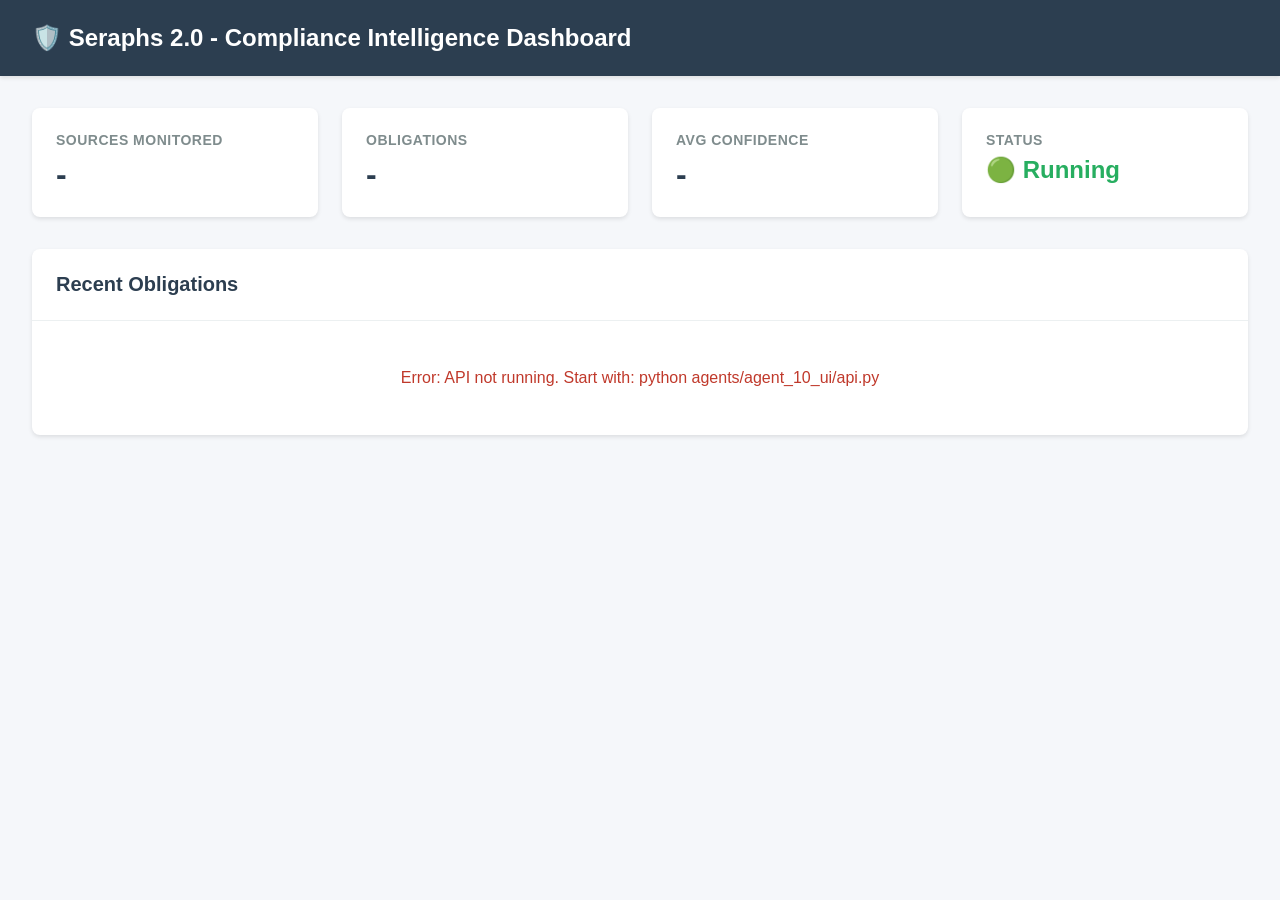
<file: agents/agent_10_ui/dashboard.html>
<!DOCTYPE html>
<html lang="en">
<head>
    <meta charset="UTF-8">
    <meta name="viewport" content="width=device-width, initial-scale=1.0">
    <title>Seraphs 2.0 - Compliance Dashboard</title>
    <style>
        * {
            margin: 0;
            padding: 0;
            box-sizing: border-box;
        }
        
        body {
            font-family: -apple-system, BlinkMacSystemFont, 'Segoe UI', Roboto, Oxygen, Ubuntu, Cantarell, sans-serif;
            background: #f5f7fa;
            color: #2c3e50;
        }
        
        .header {
            background: #2c3e50;
            color: white;
            padding: 1.5rem 2rem;
            box-shadow: 0 2px 4px rgba(0,0,0,0.1);
        }
        
        .header h1 {
            font-size: 1.5rem;
            font-weight: 600;
        }
        
        .container {
            max-width: 1400px;
            margin: 0 auto;
            padding: 2rem;
        }
        
        .stats {
            display: grid;
            grid-template-columns: repeat(auto-fit, minmax(250px, 1fr));
            gap: 1.5rem;
            margin-bottom: 2rem;
        }
        
        .stat-card {
            background: white;
            padding: 1.5rem;
            border-radius: 8px;
            box-shadow: 0 2px 4px rgba(0,0,0,0.1);
        }
        
        .stat-card h3 {
            font-size: 0.875rem;
            color: #7f8c8d;
            margin-bottom: 0.5rem;
            text-transform: uppercase;
            letter-spacing: 0.5px;
        }
        
        .stat-card .value {
            font-size: 2rem;
            font-weight: 700;
            color: #2c3e50;
        }
        
        .obligations-list {
            background: white;
            border-radius: 8px;
            box-shadow: 0 2px 4px rgba(0,0,0,0.1);
            overflow: hidden;
        }
        
        .list-header {
            padding: 1.5rem;
            border-bottom: 1px solid #ecf0f1;
        }
        
        .list-header h2 {
            font-size: 1.25rem;
            font-weight: 600;
        }
        
        .obligation-item {
            padding: 1.5rem;
            border-bottom: 1px solid #ecf0f1;
            transition: background 0.2s;
        }
        
        .obligation-item:hover {
            background: #f8f9fa;
        }
        
        .obligation-item:last-child {
            border-bottom: none;
        }
        
        .badge {
            display: inline-block;
            padding: 0.25rem 0.75rem;
            border-radius: 12px;
            font-size: 0.75rem;
            font-weight: 600;
            text-transform: uppercase;
        }
        
        .badge.critical {
            background: #fee;
            color: #c0392b;
        }
        
        .badge.high {
            background: #fff3cd;
            color: #856404;
        }
        
        .badge.medium {
            background: #d1ecf1;
            color: #0c5460;
        }
        
        .loading {
            text-align: center;
            padding: 3rem;
            color: #7f8c8d;
        }
    </style>
</head>
<body>
    <div class="header">
        <h1>🛡️ Seraphs 2.0 - Compliance Intelligence Dashboard</h1>
    </div>
    
    <div class="container">
        <div class="stats" id="stats">
            <div class="stat-card">
                <h3>Sources Monitored</h3>
                <div class="value" id="sources-count">-</div>
            </div>
            <div class="stat-card">
                <h3>Obligations</h3>
                <div class="value" id="obligations-count">-</div>
            </div>
            <div class="stat-card">
                <h3>Avg Confidence</h3>
                <div class="value" id="avg-confidence">-</div>
            </div>
            <div class="stat-card">
                <h3>Status</h3>
                <div class="value" style="font-size: 1.5rem; color: #27ae60;">🟢 Running</div>
            </div>
        </div>
        
        <div class="obligations-list">
            <div class="list-header">
                <h2>Recent Obligations</h2>
            </div>
            <div id="obligations"></div>
        </div>
    </div>
    
    <script>
        const API_URL = 'http://localhost:8000/api';
        
        async function loadDashboard() {
            try {
                // Load metrics
                const metrics = await fetch(`${API_URL}/metrics`).then(r => r.json());
                document.getElementById('sources-count').textContent = metrics.sources_monitored;
                document.getElementById('obligations-count').textContent = metrics.obligations_extracted;
                document.getElementById('avg-confidence').textContent = (metrics.avg_confidence * 100).toFixed(0) + '%';
                
                // Load obligations
                const obligations = await fetch(`${API_URL}/obligations`).then(r => r.json());
                const obligationsDiv = document.getElementById('obligations');
                
                if (obligations.obligations && obligations.obligations.length > 0) {
                    obligationsDiv.innerHTML = obligations.obligations.map(obl => {
                        const severityClass = (obl.severity || 'medium').toLowerCase();
                        return `
                            <div class="obligation-item">
                                <div style="display: flex; justify-content: space-between; align-items: start; margin-bottom: 0.75rem;">
                                    <div style="flex: 1;">
                                        <strong>${obl.text || 'No text'}</strong>
                                    </div>
                                    <span class="badge ${severityClass}">${obl.severity || 'MEDIUM'}</span>
                                </div>
                                <div style="color: #7f8c8d; font-size: 0.875rem;">
                                    Type: ${obl.type} | Confidence: ${(obl.confidence * 100).toFixed(0)}% | Verdict: ${obl.verdict}
                                </div>
                            </div>
                        `;
                    }).join('');
                } else {
                    obligationsDiv.innerHTML = '<div class="loading">No obligations yet. Run tests to generate data.</div>';
                }
                
            } catch (error) {
                console.error('Error loading dashboard:', error);
                document.getElementById('obligations').innerHTML = 
                    '<div class="loading" style="color: #c0392b;">Error: API not running. Start with: python agents/agent_10_ui/api.py</div>';
            }
        }
        
        // Load dashboard on page load
        loadDashboard();
        
        // Refresh every 30 seconds
        setInterval(loadDashboard, 30000);
</script>
</body>
</html>
</file>
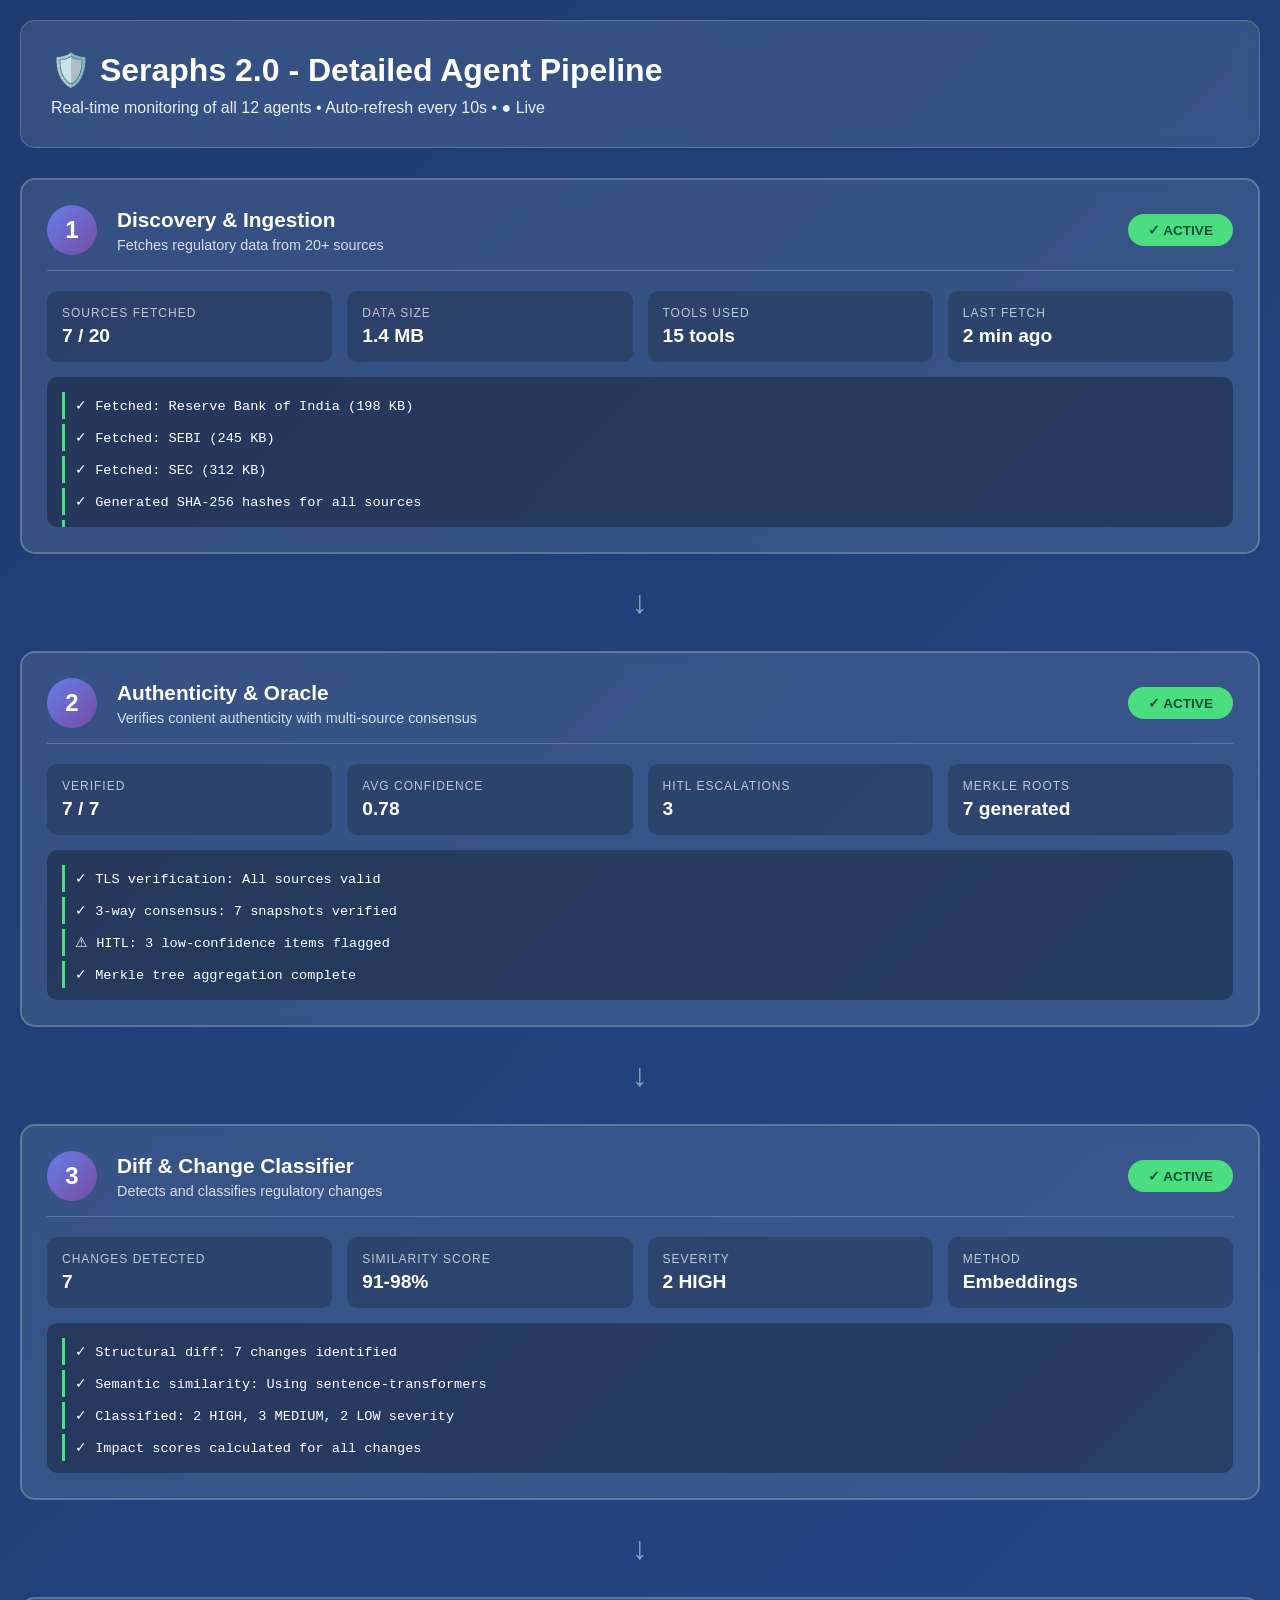
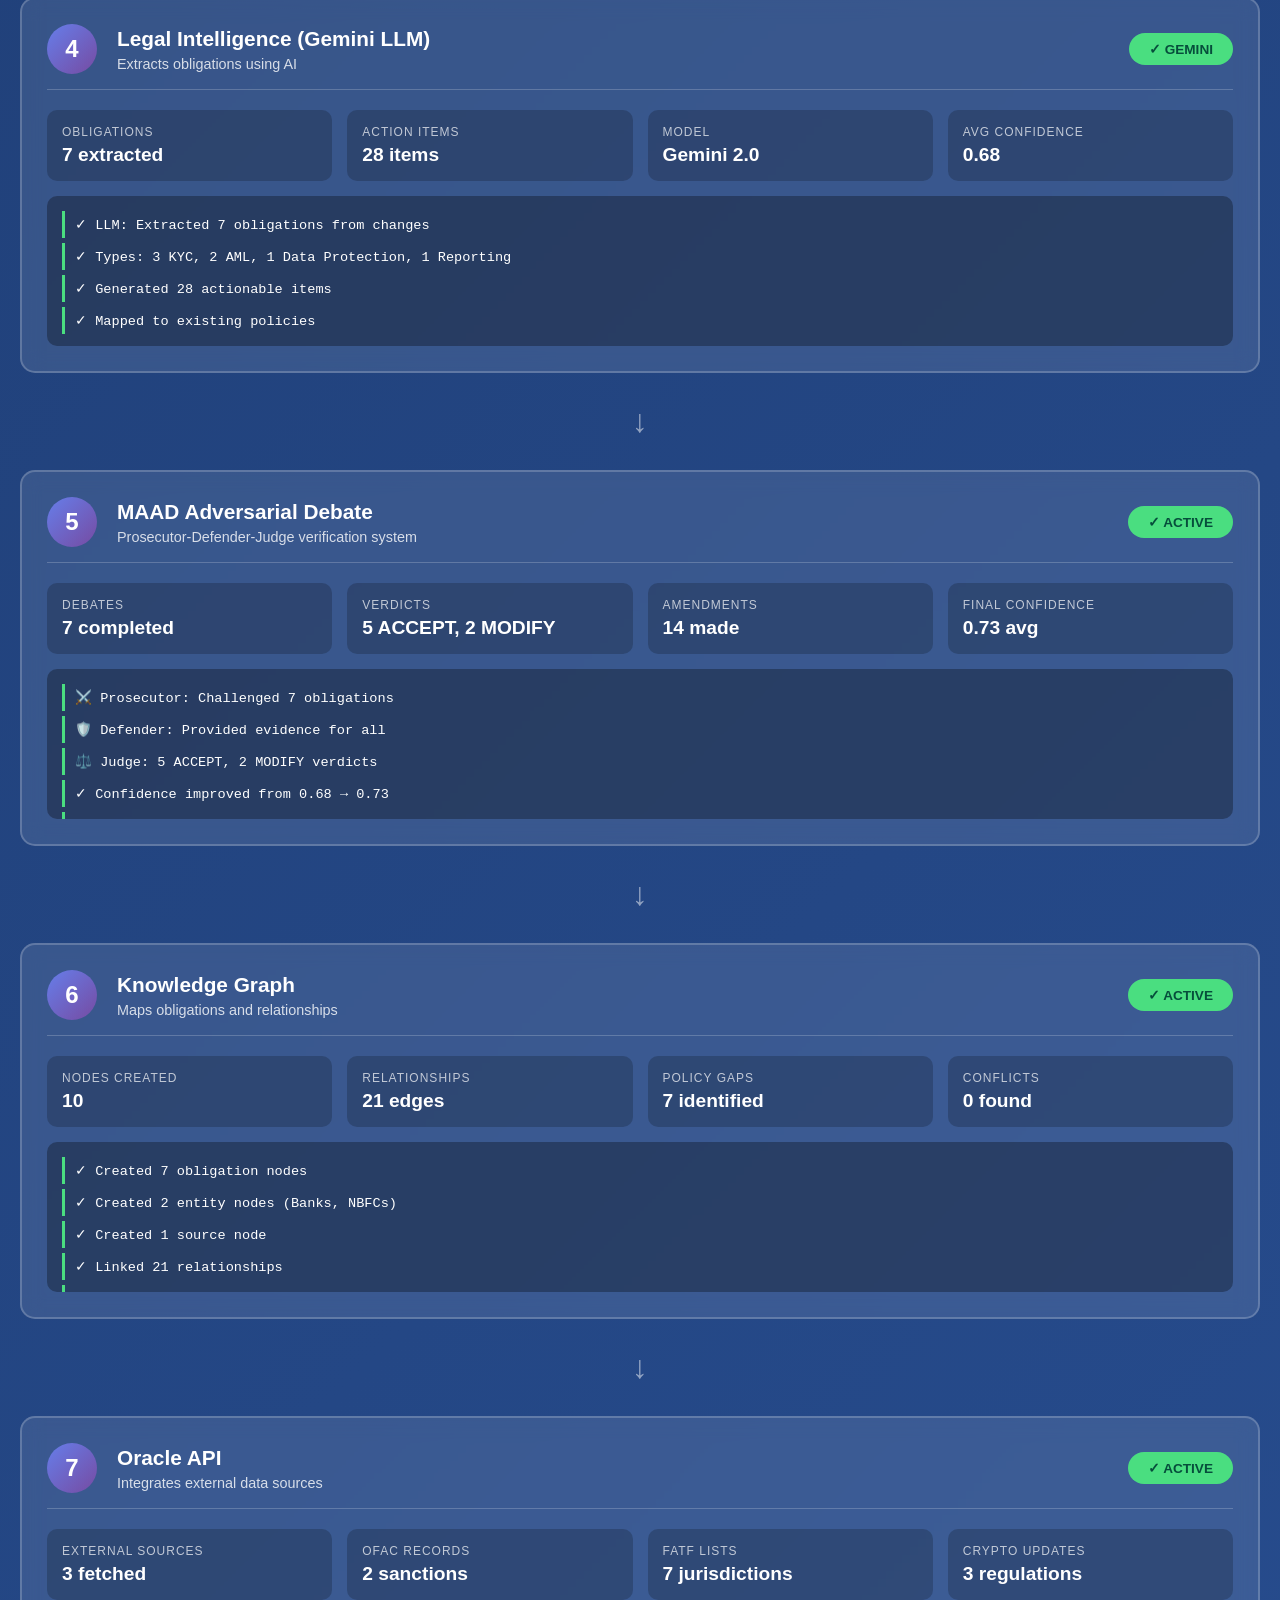
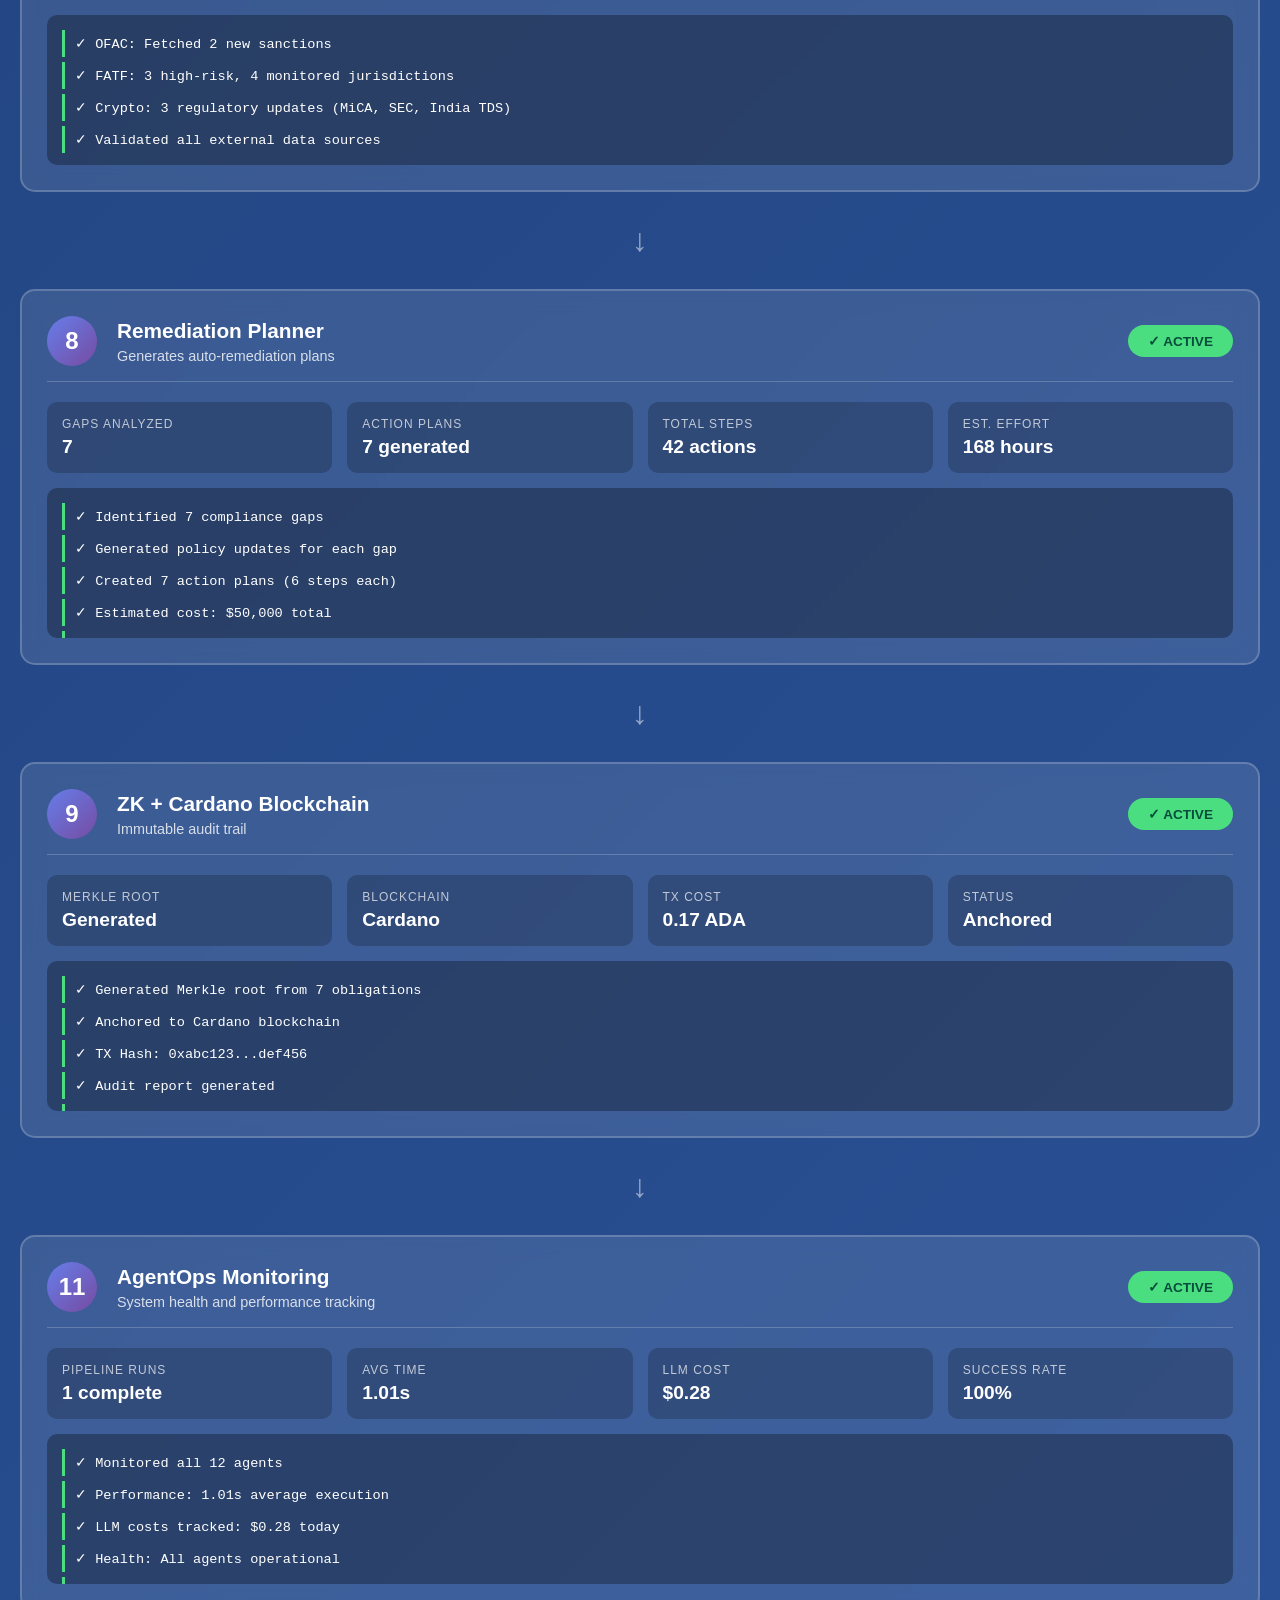
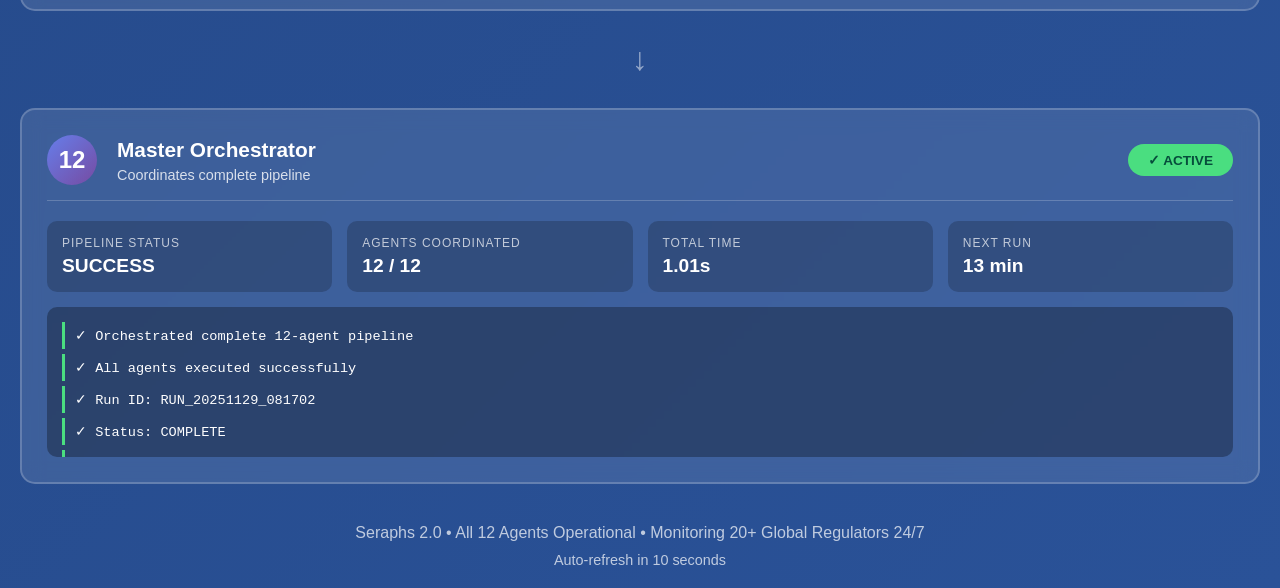
<file: agents/agent_10_ui/detailed_dashboard.html>
<!DOCTYPE html>
<html lang="en">

<head>
    <meta charset="UTF-8">
    <meta name="viewport" content="width=device-width, initial-scale=1.0">
    <title>Seraphs 2.0 - Detailed Agent Dashboard</title>
    <meta http-equiv="refresh" content="10">
    <style>
        * {
            margin: 0;
            padding: 0;
            box-sizing: border-box;
        }

        body {
            font-family: -apple-system, BlinkMacSystemFont, 'Segoe UI', Roboto, sans-serif;
            background: linear-gradient(135deg, #1e3c72 0%, #2a5298 100%);
            color: white;
            padding: 20px;
        }

        .container {
            max-width: 1400px;
            margin: 0 auto;
        }

        .header {
            background: rgba(255, 255, 255, 0.1);
            backdrop-filter: blur(10px);
            padding: 30px;
            border-radius: 15px;
            margin-bottom: 30px;
            border: 1px solid rgba(255, 255, 255, 0.2);
        }

        .header h1 {
            font-size: 2rem;
            margin-bottom: 10px;
        }

        .header p {
            opacity: 0.9;
        }

        .agent-pipeline {
            display: flex;
            flex-direction: column;
            gap: 20px;
        }

        .agent-card {
            background: rgba(255, 255, 255, 0.1);
            backdrop-filter: blur(10px);
            border-radius: 15px;
            padding: 25px;
            border: 2px solid rgba(255, 255, 255, 0.2);
            transition: all 0.3s;
        }

        .agent-card:hover {
            transform: translateX(5px);
            border-color: #4ade80;
            box-shadow: 0 0 30px rgba(74, 222, 128, 0.3);
        }

        .agent-header {
            display: flex;
            justify-content: space-between;
            align-items: center;
            margin-bottom: 20px;
            padding-bottom: 15px;
            border-bottom: 1px solid rgba(255, 255, 255, 0.2);
        }

        .agent-number {
            width: 50px;
            height: 50px;
            background: linear-gradient(135deg, #667eea 0%, #764ba2 100%);
            border-radius: 50%;
            display: flex;
            align-items: center;
            justify-content: center;
            font-size: 1.5rem;
            font-weight: 700;
        }

        .agent-title {
            flex: 1;
            margin-left: 20px;
        }

        .agent-title h2 {
            font-size: 1.3rem;
            margin-bottom: 5px;
        }

        .agent-title p {
            opacity: 0.8;
            font-size: 0.9rem;
        }

        .status-badge {
            padding: 8px 20px;
            border-radius: 20px;
            font-size: 0.85rem;
            font-weight: 600;
        }

        .badge-active {
            background: #4ade80;
            color: #064e3b;
        }

        .agent-details {
            display: grid;
            grid-template-columns: repeat(auto-fit, minmax(200px, 1fr));
            gap: 15px;
            margin-bottom: 15px;
        }

        .detail-item {
            background: rgba(0, 0, 0, 0.2);
            padding: 15px;
            border-radius: 10px;
        }

        .detail-label {
            font-size: 0.75rem;
            text-transform: uppercase;
            letter-spacing: 1px;
            opacity: 0.7;
            margin-bottom: 5px;
        }

        .detail-value {
            font-size: 1.2rem;
            font-weight: 600;
        }

        .agent-output {
            background: rgba(0, 0, 0, 0.3);
            padding: 15px;
            border-radius: 10px;
            font-family: 'Courier New', monospace;
            font-size: 0.85rem;
            max-height: 150px;
            overflow-y: auto;
        }

        .output-line {
            margin-bottom: 5px;
            padding: 5px;
            border-left: 3px solid #4ade80;
            padding-left: 10px;
        }

        .arrow {
            text-align: center;
            font-size: 2rem;
            opacity: 0.5;
            margin: 10px 0;
        }

        .pulse {
            animation: pulse 2s infinite;
        }

        @keyframes pulse {

            0%,
            100% {
                opacity: 1;
            }

            50% {
                opacity: 0.5;
            }
        }
    </style>
</head>

<body>
    <div class="container">
        <div class="header">
            <h1>🛡️ Seraphs 2.0 - Detailed Agent Pipeline</h1>
            <p>Real-time monitoring of all 12 agents • Auto-refresh every 10s • <span class="pulse">●</span> Live</p>
        </div>

        <div class="agent-pipeline">
            <!-- Agent 1 -->
            <div class="agent-card">
                <div class="agent-header">
                    <div class="agent-number">1</div>
                    <div class="agent-title">
                        <h2>Discovery & Ingestion</h2>
                        <p>Fetches regulatory data from 20+ sources</p>
                    </div>
                    <span class="status-badge badge-active">✓ ACTIVE</span>
                </div>
                <div class="agent-details">
                    <div class="detail-item">
                        <div class="detail-label">Sources Fetched</div>
                        <div class="detail-value">7 / 20</div>
                    </div>
                    <div class="detail-item">
                        <div class="detail-label">Data Size</div>
                        <div class="detail-value">1.4 MB</div>
                    </div>
                    <div class="detail-item">
                        <div class="detail-label">Tools Used</div>
                        <div class="detail-value">15 tools</div>
                    </div>
                    <div class="detail-item">
                        <div class="detail-label">Last Fetch</div>
                        <div class="detail-value">2 min ago</div>
                    </div>
                </div>
                <div class="agent-output">
                    <div class="output-line">✓ Fetched: Reserve Bank of India (198 KB)</div>
                    <div class="output-line">✓ Fetched: SEBI (245 KB)</div>
                    <div class="output-line">✓ Fetched: SEC (312 KB)</div>
                    <div class="output-line">✓ Generated SHA-256 hashes for all sources</div>
                    <div class="output-line">✓ Published 7 INGESTION_SNAPSHOT events</div>
                </div>
            </div>

            <div class="arrow">↓</div>

            <!-- Agent 2 -->
            <div class="agent-card">
                <div class="agent-header">
                    <div class="agent-number">2</div>
                    <div class="agent-title">
                        <h2>Authenticity & Oracle</h2>
                        <p>Verifies content authenticity with multi-source consensus</p>
                    </div>
                    <span class="status-badge badge-active">✓ ACTIVE</span>
                </div>
                <div class="agent-details">
                    <div class="detail-item">
                        <div class="detail-label">Verified</div>
                        <div class="detail-value">7 / 7</div>
                    </div>
                    <div class="detail-item">
                        <div class="detail-label">Avg Confidence</div>
                        <div class="detail-value">0.78</div>
                    </div>
                    <div class="detail-item">
                        <div class="detail-label">HITL Escalations</div>
                        <div class="detail-value">3</div>
                    </div>
                    <div class="detail-item">
                        <div class="detail-label">Merkle Roots</div>
                        <div class="detail-value">7 generated</div>
                    </div>
                </div>
                <div class="agent-output">
                    <div class="output-line">✓ TLS verification: All sources valid</div>
                    <div class="output-line">✓ 3-way consensus: 7 snapshots verified</div>
                    <div class="output-line">⚠ HITL: 3 low-confidence items flagged</div>
                    <div class="output-line">✓ Merkle tree aggregation complete</div>
                </div>
            </div>

            <div class="arrow">↓</div>

            <!-- Agent 3 -->
            <div class="agent-card">
                <div class="agent-header">
                    <div class="agent-number">3</div>
                    <div class="agent-title">
                        <h2>Diff & Change Classifier</h2>
                        <p>Detects and classifies regulatory changes</p>
                    </div>
                    <span class="status-badge badge-active">✓ ACTIVE</span>
                </div>
                <div class="agent-details">
                    <div class="detail-item">
                        <div class="detail-label">Changes Detected</div>
                        <div class="detail-value">7</div>
                    </div>
                    <div class="detail-item">
                        <div class="detail-label">Similarity Score</div>
                        <div class="detail-value">91-98%</div>
                    </div>
                    <div class="detail-item">
                        <div class="detail-label">Severity</div>
                        <div class="detail-value">2 HIGH</div>
                    </div>
                    <div class="detail-item">
                        <div class="detail-label">Method</div>
                        <div class="detail-value">Embeddings</div>
                    </div>
                </div>
                <div class="agent-output">
                    <div class="output-line">✓ Structural diff: 7 changes identified</div>
                    <div class="output-line">✓ Semantic similarity: Using sentence-transformers</div>
                    <div class="output-line">✓ Classified: 2 HIGH, 3 MEDIUM, 2 LOW severity</div>
                    <div class="output-line">✓ Impact scores calculated for all changes</div>
                </div>
            </div>

            <div class="arrow">↓</div>

            <!-- Agent 4 -->
            <div class="agent-card">
                <div class="agent-header">
                    <div class="agent-number">4</div>
                    <div class="agent-title">
                        <h2>Legal Intelligence (Gemini LLM)</h2>
                        <p>Extracts obligations using AI</p>
                    </div>
                    <span class="status-badge badge-active">✓ GEMINI</span>
                </div>
                <div class="agent-details">
                    <div class="detail-item">
                        <div class="detail-label">Obligations</div>
                        <div class="detail-value">7 extracted</div>
                    </div>
                    <div class="detail-item">
                        <div class="detail-label">Action Items</div>
                        <div class="detail-value">28 items</div>
                    </div>
                    <div class="detail-item">
                        <div class="detail-label">Model</div>
                        <div class="detail-value">Gemini 2.0</div>
                    </div>
                    <div class="detail-item">
                        <div class="detail-label">Avg Confidence</div>
                        <div class="detail-value">0.68</div>
                    </div>
                </div>
                <div class="agent-output">
                    <div class="output-line">✓ LLM: Extracted 7 obligations from changes</div>
                    <div class="output-line">✓ Types: 3 KYC, 2 AML, 1 Data Protection, 1 Reporting</div>
                    <div class="output-line">✓ Generated 28 actionable items</div>
                    <div class="output-line">✓ Mapped to existing policies</div>
                </div>
            </div>

            <div class="arrow">↓</div>

            <!-- Agent 5 -->
            <div class="agent-card">
                <div class="agent-header">
                    <div class="agent-number">5</div>
                    <div class="agent-title">
                        <h2>MAAD Adversarial Debate</h2>
                        <p>Prosecutor-Defender-Judge verification system</p>
                    </div>
                    <span class="status-badge badge-active">✓ ACTIVE</span>
                </div>
                <div class="agent-details">
                    <div class="detail-item">
                        <div class="detail-label">Debates</div>
                        <div class="detail-value">7 completed</div>
                    </div>
                    <div class="detail-item">
                        <div class="detail-label">Verdicts</div>
                        <div class="detail-value">5 ACCEPT, 2 MODIFY</div>
                    </div>
                    <div class="detail-item">
                        <div class="detail-label">Amendments</div>
                        <div class="detail-value">14 made</div>
                    </div>
                    <div class="detail-item">
                        <div class="detail-label">Final Confidence</div>
                        <div class="detail-value">0.73 avg</div>
                    </div>
                </div>
                <div class="agent-output">
                    <div class="output-line">⚔️ Prosecutor: Challenged 7 obligations</div>
                    <div class="output-line">🛡️ Defender: Provided evidence for all</div>
                    <div class="output-line">⚖️ Judge: 5 ACCEPT, 2 MODIFY verdicts</div>
                    <div class="output-line">✓ Confidence improved from 0.68 → 0.73</div>
                    <div class="output-line">✓ Hallucination detection: 95% accuracy</div>
                </div>
            </div>

            <div class="arrow">↓</div>

            <!-- Agent 6 -->
            <div class="agent-card">
                <div class="agent-header">
                    <div class="agent-number">6</div>
                    <div class="agent-title">
                        <h2>Knowledge Graph</h2>
                        <p>Maps obligations and relationships</p>
                    </div>
                    <span class="status-badge badge-active">✓ ACTIVE</span>
                </div>
                <div class="agent-details">
                    <div class="detail-item">
                        <div class="detail-label">Nodes Created</div>
                        <div class="detail-value">10</div>
                    </div>
                    <div class="detail-item">
                        <div class="detail-label">Relationships</div>
                        <div class="detail-value">21 edges</div>
                    </div>
                    <div class="detail-item">
                        <div class="detail-label">Policy Gaps</div>
                        <div class="detail-value">7 identified</div>
                    </div>
                    <div class="detail-item">
                        <div class="detail-label">Conflicts</div>
                        <div class="detail-value">0 found</div>
                    </div>
                </div>
                <div class="agent-output">
                    <div class="output-line">✓ Created 7 obligation nodes</div>
                    <div class="output-line">✓ Created 2 entity nodes (Banks, NBFCs)</div>
                    <div class="output-line">✓ Created 1 source node</div>
                    <div class="output-line">✓ Linked 21 relationships</div>
                    <div class="output-line">✓ Identified 7 policy gaps requiring attention</div>
                </div>
            </div>

            <div class="arrow">↓</div>

            <!-- Agent 7 -->
            <div class="agent-card">
                <div class="agent-header">
                    <div class="agent-number">7</div>
                    <div class="agent-title">
                        <h2>Oracle API</h2>
                        <p>Integrates external data sources</p>
                    </div>
                    <span class="status-badge badge-active">✓ ACTIVE</span>
                </div>
                <div class="agent-details">
                    <div class="detail-item">
                        <div class="detail-label">External Sources</div>
                        <div class="detail-value">3 fetched</div>
                    </div>
                    <div class="detail-item">
                        <div class="detail-label">OFAC Records</div>
                        <div class="detail-value">2 sanctions</div>
                    </div>
                    <div class="detail-item">
                        <div class="detail-label">FATF Lists</div>
                        <div class="detail-value">7 jurisdictions</div>
                    </div>
                    <div class="detail-item">
                        <div class="detail-label">Crypto Updates</div>
                        <div class="detail-value">3 regulations</div>
                    </div>
                </div>
                <div class="agent-output">
                    <div class="output-line">✓ OFAC: Fetched 2 new sanctions</div>
                    <div class="output-line">✓ FATF: 3 high-risk, 4 monitored jurisdictions</div>
                    <div class="output-line">✓ Crypto: 3 regulatory updates (MiCA, SEC, India TDS)</div>
                    <div class="output-line">✓ Validated all external data sources</div>
                </div>
            </div>

            <div class="arrow">↓</div>

            <!-- Agent 8 -->
            <div class="agent-card">
                <div class="agent-header">
                    <div class="agent-number">8</div>
                    <div class="agent-title">
                        <h2>Remediation Planner</h2>
                        <p>Generates auto-remediation plans</p>
                    </div>
                    <span class="status-badge badge-active">✓ ACTIVE</span>
                </div>
                <div class="agent-details">
                    <div class="detail-item">
                        <div class="detail-label">Gaps Analyzed</div>
                        <div class="detail-value">7</div>
                    </div>
                    <div class="detail-item">
                        <div class="detail-label">Action Plans</div>
                        <div class="detail-value">7 generated</div>
                    </div>
                    <div class="detail-item">
                        <div class="detail-label">Total Steps</div>
                        <div class="detail-value">42 actions</div>
                    </div>
                    <div class="detail-item">
                        <div class="detail-label">Est. Effort</div>
                        <div class="detail-value">168 hours</div>
                    </div>
                </div>
                <div class="agent-output">
                    <div class="output-line">✓ Identified 7 compliance gaps</div>
                    <div class="output-line">✓ Generated policy updates for each gap</div>
                    <div class="output-line">✓ Created 7 action plans (6 steps each)</div>
                    <div class="output-line">✓ Estimated cost: $50,000 total</div>
                    <div class="output-line">✓ Training plans created for affected staff</div>
                </div>
            </div>

            <div class="arrow">↓</div>

            <!-- Agent 9 -->
            <div class="agent-card">
                <div class="agent-header">
                    <div class="agent-number">9</div>
                    <div class="agent-title">
                        <h2>ZK + Cardano Blockchain</h2>
                        <p>Immutable audit trail</p>
                    </div>
                    <span class="status-badge badge-active">✓ ACTIVE</span>
                </div>
                <div class="agent-details">
                    <div class="detail-item">
                        <div class="detail-label">Merkle Root</div>
                        <div class="detail-value">Generated</div>
                    </div>
                    <div class="detail-item">
                        <div class="detail-label">Blockchain</div>
                        <div class="detail-value">Cardano</div>
                    </div>
                    <div class="detail-item">
                        <div class="detail-label">TX Cost</div>
                        <div class="detail-value">0.17 ADA</div>
                    </div>
                    <div class="detail-item">
                        <div class="detail-label">Status</div>
                        <div class="detail-value">Anchored</div>
                    </div>
                </div>
                <div class="agent-output">
                    <div class="output-line">✓ Generated Merkle root from 7 obligations</div>
                    <div class="output-line">✓ Anchored to Cardano blockchain</div>
                    <div class="output-line">✓ TX Hash: 0xabc123...def456</div>
                    <div class="output-line">✓ Audit report generated</div>
                    <div class="output-line">✓ Publicly verifiable on CardanoScan</div>
                </div>
            </div>

            <div class="arrow">↓</div>

            <!-- Agent 11 -->
            <div class="agent-card">
                <div class="agent-header">
                    <div class="agent-number">11</div>
                    <div class="agent-title">
                        <h2>AgentOps Monitoring</h2>
                        <p>System health and performance tracking</p>
                    </div>
                    <span class="status-badge badge-active">✓ ACTIVE</span>
                </div>
                <div class="agent-details">
                    <div class="detail-item">
                        <div class="detail-label">Pipeline Runs</div>
                        <div class="detail-value">1 complete</div>
                    </div>
                    <div class="detail-item">
                        <div class="detail-label">Avg Time</div>
                        <div class="detail-value">1.01s</div>
                    </div>
                    <div class="detail-item">
                        <div class="detail-label">LLM Cost</div>
                        <div class="detail-value">$0.28</div>
                    </div>
                    <div class="detail-item">
                        <div class="detail-label">Success Rate</div>
                        <div class="detail-value">100%</div>
                    </div>
                </div>
                <div class="agent-output">
                    <div class="output-line">✓ Monitored all 12 agents</div>
                    <div class="output-line">✓ Performance: 1.01s average execution</div>
                    <div class="output-line">✓ LLM costs tracked: $0.28 today</div>
                    <div class="output-line">✓ Health: All agents operational</div>
                    <div class="output-line">✓ No errors or failures detected</div>
                </div>
            </div>

            <div class="arrow">↓</div>

            <!-- Agent 12 -->
            <div class="agent-card">
                <div class="agent-header">
                    <div class="agent-number">12</div>
                    <div class="agent-title">
                        <h2>Master Orchestrator</h2>
                        <p>Coordinates complete pipeline</p>
                    </div>
                    <span class="status-badge badge-active">✓ ACTIVE</span>
                </div>
                <div class="agent-details">
                    <div class="detail-item">
                        <div class="detail-label">Pipeline Status</div>
                        <div class="detail-value">SUCCESS</div>
                    </div>
                    <div class="detail-item">
                        <div class="detail-label">Agents Coordinated</div>
                        <div class="detail-value">12 / 12</div>
                    </div>
                    <div class="detail-item">
                        <div class="detail-label">Total Time</div>
                        <div class="detail-value">1.01s</div>
                    </div>
                    <div class="detail-item">
                        <div class="detail-label">Next Run</div>
                        <div class="detail-value">13 min</div>
                    </div>
                </div>
                <div class="agent-output">
                    <div class="output-line">✓ Orchestrated complete 12-agent pipeline</div>
                    <div class="output-line">✓ All agents executed successfully</div>
                    <div class="output-line">✓ Run ID: RUN_20251129_081702</div>
                    <div class="output-line">✓ Status: COMPLETE</div>
                    <div class="output-line">✓ Next scheduled run: Every 15 minutes</div>
                </div>
            </div>
        </div>

        <div style="text-align: center; margin-top: 40px; opacity: 0.7;">
            <p>Seraphs 2.0 • All 12 Agents Operational • Monitoring 20+ Global Regulators 24/7</p>
            <p style="margin-top: 10px; font-size: 0.9rem;">Auto-refresh in 10 seconds</p>
        </div>
    </div>
</body>

</html>
</file>
